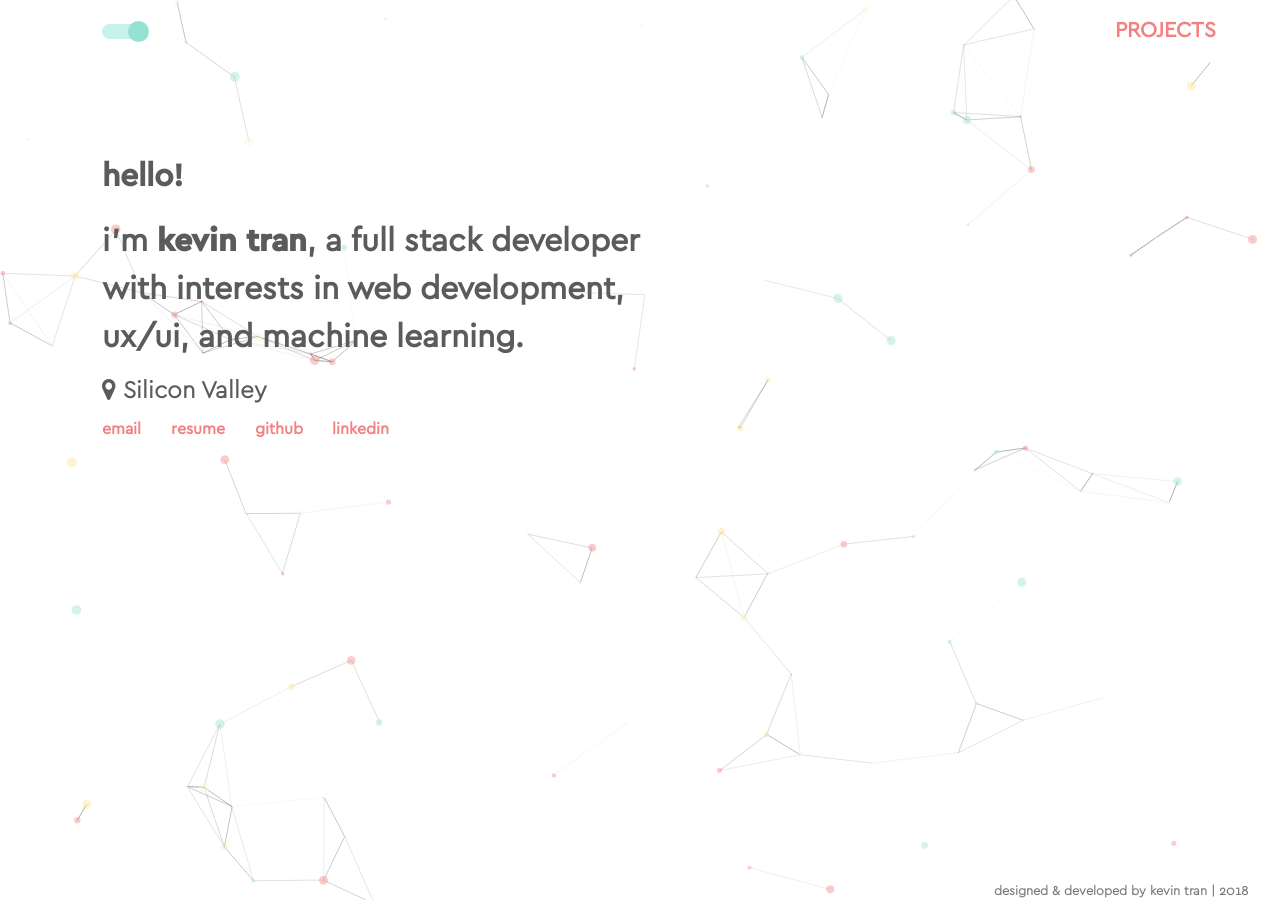
<file: index.html>
<!doctype html>
<html lang="en">

<head>
  <meta charset="utf-8">
  <title>// kevin tran</title>
  <base href="/">
  <script type="text/javascript">
    window.heap=window.heap||[],heap.load=function(e,t){window.heap.appid=e,window.heap.config=t=t||{};var r=t.forceSSL||"https:"===document.location.protocol,a=document.createElement("script");a.type="text/javascript",a.async=!0,a.src=(r?"https:":"http:")+"//cdn.heapanalytics.com/js/heap-"+e+".js";var n=document.getElementsByTagName("script")[0];n.parentNode.insertBefore(a,n);for(var o=function(e){return function(){heap.push([e].concat(Array.prototype.slice.call(arguments,0)))}},p=["addEventProperties","addUserProperties","clearEventProperties","identify","resetIdentity","removeEventProperty","setEventProperties","track","unsetEventProperty"],c=0;c<p.length;c++)heap[p[c]]=o(p[c])};
      heap.load("2386177473");
  </script>

  <!-- Global site tag (gtag.js) - Google Analytics -->
  <script async src="https://www.googletagmanager.com/gtag/js?id=UA-126699953-1"></script>
  <script>
    window.dataLayer = window.dataLayer || [];
    function gtag() { dataLayer.push(arguments); }
    gtag('js', new Date());

    gtag('config', 'UA-126699953-1');
  </script>


  <meta property="og:title" content="Kevin Tran">
  <meta property="og:description" content="Kevin Tran, a full stack software engineer with a design mindset and interests in web development, UX/UI, and machine learning. Located in Silicon Valley (SJSU) [kevintrankt]">
  <meta property="og:image" content="https://kevintrankt.com/assets/img.png">
  <meta property="og:url" content="https://kevintrankt.com">

  <meta name="twitter:title" content="Kevin Tran ">
  <meta name="twitter:description" content="Kevin Tran, a full stack software engineer with a design mindset and interests in web development, UX/UI, and machine learning. Located in Silicon Valley (SJSU) [kevintrankt]">
  <meta name="twitter:image" content="https://kevintrankt.com/assets/img.png">
  <meta name="twitter:card" content="summary_large_image">
  <link rel="stylesheet" type="text/css" href="https://maxcdn.bootstrapcdn.com/font-awesome/4.7.0/css/font-awesome.min.css" />

  <meta name="viewport" content="width=device-width, initial-scale=1">
  <link rel="icon" type="image/x-icon" href="favicon.ico">
  <meta name="description" content="Kevin Tran, a full stack software engineer with a design mindset and interests in web development, UX/UI, and machine learning. Located in Silicon Valley (SJSU)">
  <meta name="keywords" content="kevintrankt, software, portfolio, silicon valley, sjsu, kevin tran, kevin">
  <meta name="author" content="Kevin Tran">
  <link rel="manifest" href="manifest.json">
  <link rel="stylesheet" href="https://cdnjs.cloudflare.com/ajax/libs/animate.css/3.7.0/animate.css">
  <link rel="image_src" href="/assets/img.png" />


  <meta name="theme-color" content="#1976d2">
<link rel="stylesheet" href="styles.a9870da441676bcae3ac.css"></head>

<body>
  <app-root></app-root>
  <noscript>Please enable JavaScript to continue using this application. :^)</noscript>
<script type="text/javascript" src="runtime.a66f828dca56eeb90e02.js"></script><script type="text/javascript" src="polyfills.2f4a59095805af02bd79.js"></script><script type="text/javascript" src="main.ecace9e87fbc899485a3.js"></script></body>

</html>
</file>
<file: styles.a9870da441676bcae3ac.css>
@font-face{font-family:'Cera GR Bold';src:url(CeraGRBold.d04a02d7a7154f19baca.otf) format('opentype')}@font-face{font-family:'Cera GR Medium';src:url(CeraGRMedium.7a1a725d35c0a152d422.otf) format('opentype')}@font-face{font-family:'Cera GR Regular';src:url(CeraGR.84078a654482d9b91bd8.otf) format('opentype')}@font-face{font-family:'Cera GR Light';src:url(CeraGRLight.c8809b5d3bbef37069f1.otf) format('opentype')}::selection{background:#ffb7b7}::-moz-selection{background:#ffb7b7}body,html{margin:0;height:100%;overflow:hidden}
</file>
